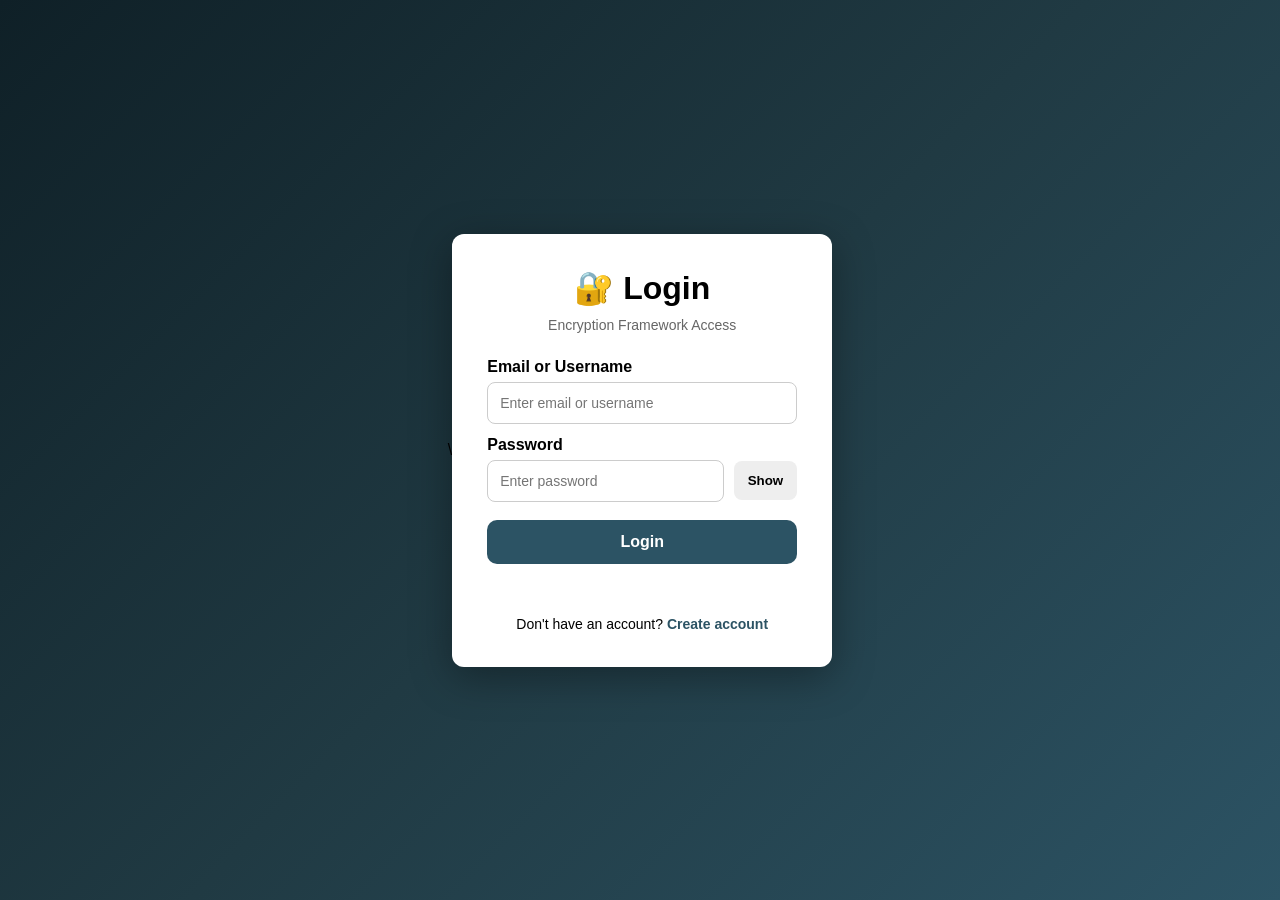
<file: index.html>
<!DOCTYPE html>
<html lang="en">
<head>


 <script>
  if (!localStorage.getItem("user") && !localStorage.getItem("token")) {
    window.location.href = "login.html";
  }
</script>

    <meta charset="UTF-8">
    <title>Encryption Framework</title>
    <link rel="stylesheet" href="style.css">

    <!-- Lien avec JavaScript -->
    <script src="script.js" defer></script>
</head>

<body>

<div class="container">
    <h1>Encryption Framework</h1>
    <p class="subtitle">Security Practical Work</p>

    <!-- ENCRYPTION -->
    <section class="box">
        <h2>🔐 Encryption / Decryption</h2>

        <label>Algorithm</label>
        <select id="algoSelect">
            <option value="caesar">Caesar Cipher</option>
            <option value="hill">Hill Cipher</option>
            <option value="playfair">Playfair Cipher</option>
        </select>

        <label>Message</label>
        <textarea id="cryptoMessage" placeholder="Enter message"></textarea>

        <label>Key</label>
        <input id="cryptoKey" type="text" placeholder="Enter key">

        <div class="buttons">
            <button id="btnEncrypt" type="button">Encrypt</button>
            <button id="btnDecrypt" type="button">Decrypt</button>
        </div>

        <label>Result</label>
        <textarea id="cryptoResult" placeholder="Result..." readonly></textarea>
    </section>

    <!-- PASSWORDS -->
    <section class="box">
        <h2>🔑 Passwords</h2>

        <label>Password Type</label>
        <select id="pwdType">
            <option value="p3">3 characters (2,3,4)</option>
            <option value="p5">5 digits (0-9)</option>
            <option value="p6">6 characters (a-z, A-Z, 0-9, symbols)</option>
        </select>

        <button id="btnGenPwd" type="button">Generate Password</button>

        <label>Result</label>
        <input id="pwdResult" type="text" placeholder="Generated password" readonly>
    </section>

    <!-- ATTACKS -->
    <section class="box">
        <h2>🧨 Attacks</h2>

        <label>Attack Type</label>
        <select id="attackType">
            <option value="bruteforce">Brute Force</option>
            <option value="dictionary">Dictionary Attack</option>
            <option value="mitm">Man In The Middle (MiTM)</option>
        </select>

        <label>Target</label>
        <input id="attackTarget" type="text" placeholder="Password or message">

        <button id="btnAttack" type="button">Launch Attack</button>

        <label>Output</label>
        <textarea id="attackOutput" placeholder="Attack result" readonly></textarea>
    </section>

    <!-- STEGANOGRAPHY -->
    <section class="box">
        <h2>🕵️ Steganography</h2>

        <label>Visible Message</label>
        <textarea id="stegVisible" placeholder="Visible text"></textarea>

        <label>Secret Message</label>
        <input id="stegSecret" type="text" placeholder="Secret message">

        <div class="buttons">
            <button id="btnHide" type="button">Hide Message</button>
            <button id="btnExtract" type="button">Extract Message</button>
        </div>

        <label>Output</label>
        <textarea id="stegOutput" placeholder="Stegano output..." readonly></textarea>
    </section>

    <!-- ANIMATION SECTION -->
    <section class="box animation-box">
        <h2>🎬 Live Matrix Animation (52 chars)</h2>
        
        <div class="animation-controls">
            <button id="btnAnimateHill" type="button">Animate Current Hill Cipher</button>
            <button id="btnAnimatePlayfair" type="button">Animate Current Playfair</button>
            <button id="btnSyncAnimation" type="button">Sync with Encryption</button>
            <button id="btnStopAnimation" type="button">Stop Animation</button>
        </div>

        <div class="animation-display">
            <!-- Hill Cipher Animation -->
            <div id="hillAnimation" class="animation-content" style="display: none;">
                <h3>Hill Cipher Matrix Multiplication - 52 chars</h3>
                <div class="matrix-container">
                    <div class="matrix">
                        <div class="matrix-label">Key Matrix K</div>
                        <div class="matrix-grid" id="keyMatrix"></div>
                    </div>
                    <div class="matrix-operator">×</div>
                    <div class="matrix">
                        <div class="matrix-label">Vector V</div>
                        <div class="matrix-grid" id="vectorMatrix"></div>
                    </div>
                    <div class="matrix-operator">=</div>
                    <div class="matrix">
                        <div class="matrix-label">Result R</div>
                        <div class="matrix-grid" id="resultMatrix"></div>
                    </div>
                </div>
                <div class="calculation-steps" id="hillSteps"></div>
                <div class="vector-navigation" id="vectorNavigation"></div>
            </div>

            <!-- Playfair Animation -->
            <div id="playfairAnimation" class="animation-content" style="display: none;">
                <h3>Playfair Cipher Matrix 8x7 (56 chars) - 52 chars + padding</h3>
                <div class="playfair-matrix-container">
                    <div class="matrix">
                        <div class="matrix-label">Key Matrix from: <span id="playfairKeyDisplay"></span></div>
                        <div class="matrix-grid-8x7" id="playfairMatrix"></div>
                    </div>
                    <div class="playfair-info" id="playfairInfo"></div>
                </div>
                <div class="pair-processing" id="pairProcessing"></div>
                <div class="prepared-text" id="preparedText"></div>
            </div>
        </div>

        <div class="animation-status" id="animationStatus">
            Enter a message and key, then click a button to animate
        </div>
    </section>

</div>

<style>
/* Animation-specific styles */
.animation-box {
    grid-column: 1 / -1;
    background: linear-gradient(135deg, #1a1a2e 0%, #16213e 100%);
    color: white;
}

.animation-controls {
    display: flex;
    gap: 10px;
    margin-bottom: 20px;
    flex-wrap: wrap;
}

.animation-controls button {
    flex: 1;
    min-width: 150px;
    background: linear-gradient(135deg, #00d4ff 0%, #090979 100%);
    color: white;
    border: none;
    padding: 12px;
    border-radius: 5px;
    cursor: pointer;
    font-size: 14px;
    font-weight: 600;
    transition: all 0.3s ease;
}

.animation-controls button:hover {
    transform: scale(1.05);
    box-shadow: 0 0 20px rgba(0, 212, 255, 0.5);
}

.animation-controls button#btnStopAnimation {
    background: linear-gradient(135deg, #ff416c 0%, #ff4b2b 100%);
}

.animation-controls button#btnSyncAnimation {
    background: linear-gradient(135deg, #00b09b 0%, #96c93d 100%);
}

.animation-display {
    min-height: 400px;
    background: rgba(255, 255, 255, 0.1);
    border-radius: 10px;
    padding: 20px;
    margin-bottom: 20px;
    backdrop-filter: blur(10px);
}

.matrix-container {
    display: flex;
    justify-content: center;
    align-items: center;
    gap: 20px;
    flex-wrap: wrap;
}

.matrix {
    text-align: center;
}

.matrix-label {
    font-size: 14px;
    margin-bottom: 10px;
    color: #00d4ff;
}

.matrix-grid {
    display: grid;
    grid-template-columns: repeat(2, 70px);
    gap: 5px;
    background: rgba(255, 255, 255, 0.2);
    padding: 10px;
    border-radius: 5px;
}

.matrix-grid-8x7 {
    display: grid;
    grid-template-columns: repeat(8, 45px);
    gap: 2px;
    background: rgba(255, 255, 255, 0.2);
    padding: 10px;
    border-radius: 5px;
}

.matrix-cell {
    width: 60px;
    height: 60px;
    display: flex;
    align-items: center;
    justify-content: center;
    background: rgba(255, 255, 255, 0.3);
    border-radius: 3px;
    font-weight: bold;
    transition: all 0.3s ease;
    font-size: 14px;
}

.matrix-cell-8x7 {
    width: 35px;
    height: 35px;
    display: flex;
    align-items: center;
    justify-content: center;
    background: rgba(255, 255, 255, 0.3);
    border-radius: 3px;
    font-weight: bold;
    transition: all 0.3s ease;
    font-size: 12px;
}

.matrix-cell.highlight, .matrix-cell-8x7.highlight {
    background: #00d4ff;
    transform: scale(1.1);
    box-shadow: 0 0 20px #00d4ff;
    color: black;
}

.matrix-cell.active, .matrix-cell-8x7.active {
    background: #ffd700;
    transform: scale(1.1);
    box-shadow: 0 0 20px #ffd700;
    color: black;
}

.matrix-operator {
    font-size: 30px;
    font-weight: bold;
    color: #00d4ff;
}

.calculation-steps, .playfair-info, .pair-processing, .prepared-text, .vector-navigation {
    margin-top: 20px;
    padding: 15px;
    background: rgba(0, 0, 0, 0.3);
    border-radius: 5px;
    font-family: 'Courier New', monospace;
    font-size: 14px;
    line-height: 1.6;
    max-height: 200px;
    overflow-y: auto;
}

.pair-processing {
    display: grid;
    grid-template-columns: repeat(auto-fit, minmax(150px, 1fr));
    gap: 10px;
}

.pair-card {
    background: rgba(255, 255, 255, 0.1);
    padding: 10px;
    border-radius: 5px;
    text-align: center;
    animation: slideIn 0.5s ease;
    cursor: pointer;
    transition: all 0.3s ease;
}

.pair-card:hover {
    transform: scale(1.05);
    background: rgba(255, 255, 255, 0.2);
}

.pair-card.highlight {
    background: #00d4ff;
    color: black;
    transform: scale(1.05);
    box-shadow: 0 0 20px #00d4ff;
}

.pair-card.active {
    background: #ffd700;
    color: black;
    transform: scale(1.05);
    box-shadow: 0 0 20px #ffd700;
}

.vector-navigation {
    display: flex;
    gap: 10px;
    justify-content: center;
    align-items: center;
    flex-wrap: wrap;
}

.vector-btn {
    background: rgba(255, 255, 255, 0.2);
    border: none;
    color: white;
    padding: 8px 15px;
    border-radius: 5px;
    cursor: pointer;
    transition: all 0.3s ease;
}

.vector-btn:hover {
    background: #00d4ff;
    color: black;
}

.vector-btn.active {
    background: #ffd700;
    color: black;
}

.animation-status {
    text-align: center;
    padding: 10px;
    background: rgba(255, 255, 255, 0.2);
    border-radius: 5px;
    font-style: italic;
}

@keyframes slideIn {
    from {
        opacity: 0;
        transform: translateY(20px);
    }
    to {
        opacity: 1;
        transform: translateY(0);
    }
}

@keyframes pulse {
    0% { transform: scale(1); }
    50% { transform: scale(1.05); }
    100% { transform: scale(1); }
}

.matrix-cell.pulse, .matrix-cell-8x7.pulse {
    animation: pulse 1s infinite;
}

/* Responsive design */
@media (max-width: 768px) {
    .matrix-container {
        flex-direction: column;
    }
    
    .matrix-operator {
        transform: rotate(90deg);
    }
    
    .matrix-grid-8x7 {
        grid-template-columns: repeat(4, 35px);
    }
    
    .matrix-cell-8x7 {
        width: 30px;
        height: 30px;
        font-size: 10px;
    }
}
</style>

<script>
// ==================== ALPHABET 52 CARACTÈRES (maj + min) ====================

const ALPHABET_52 = 'ABCDEFGHIJKLMNOPQRSTUVWXYZabcdefghijklmnopqrstuvwxyz';
const MOD_52 = 52;

function charToNumber(char) {
    return ALPHABET_52.indexOf(char);
}

function numberToChar(num) {
    num = ((num % MOD_52) + MOD_52) % MOD_52;
    return ALPHABET_52[num];
}

// ==================== PARTIE 1: CHIFFREMENT CESAR (52 chars) ====================

function caesarEncrypt(message, shift) {
    if (!message) return "Please enter a message";
    shift = parseInt(shift) || 0;
    
    return message.split('').map(char => {
        const index = ALPHABET_52.indexOf(char);
        if (index !== -1) {
            return numberToChar(index + shift);
        }
        return char; // Garder les caractères non-alphabétiques
    }).join('');
}

function caesarDecrypt(message, shift) {
    return caesarEncrypt(message, -shift);
}

// ==================== PARTIE 2: HILL CIPHER (52 chars) ====================

class HillCipher {
    constructor() {
        this.mod = MOD_52;
    }

    parseKeyMatrix(keyString) {
        const numbers = keyString.split(',').map(Number);
        
        if (numbers.length < 4) {
            throw new Error("La clé doit contenir au moins 4 nombres (ex: 3,10,20,9)");
        }

        const size = 2; // On force 2x2 pour simplifier
        
        const matrix = [];
        for (let i = 0; i < size; i++) {
            matrix[i] = [];
            for (let j = 0; j < size; j++) {
                matrix[i][j] = numbers[i * size + j] % this.mod;
            }
        }
        return matrix;
    }

    multiplyMatrixVector(matrix, vector) {
        const size = matrix.length;
        const result = new Array(size).fill(0);
        
        for (let i = 0; i < size; i++) {
            for (let j = 0; j < size; j++) {
                result[i] += matrix[i][j] * vector[j];
            }
            result[i] = ((result[i] % this.mod) + this.mod) % this.mod;
        }
        return result;
    }

    getVectorsFromMessage(message) {
        let cleanMessage = message.split('').filter(char => ALPHABET_52.includes(char)).join('');
        if (cleanMessage.length === 0) return { vectors: [], letters: [] };
        
        while (cleanMessage.length % 2 !== 0) {
            cleanMessage += 'A'; // Padding avec 'A'
        }
        
        const vectors = [];
        const letters = [];
        
        for (let i = 0; i < cleanMessage.length; i += 2) {
            vectors.push([
                charToNumber(cleanMessage[i]),
                charToNumber(cleanMessage[i + 1])
            ]);
            letters.push(cleanMessage[i] + cleanMessage[i + 1]);
        }
        
        return { vectors, letters };
    }

    encrypt(message, keyString) {
        try {
            if (!message) return "Please enter a message";
            if (!keyString) return "Please enter a key";

            const matrix = this.parseKeyMatrix(keyString);
            
            let cleanMessage = message.split('').filter(char => ALPHABET_52.includes(char)).join('');
            if (cleanMessage.length === 0) return "Message must contain letters";
            
            while (cleanMessage.length % 2 !== 0) {
                cleanMessage += 'A';
            }

            let result = '';

            for (let i = 0; i < cleanMessage.length; i += 2) {
                const vector = [
                    charToNumber(cleanMessage[i]),
                    charToNumber(cleanMessage[i + 1])
                ];

                const encryptedVector = this.multiplyMatrixVector(matrix, vector);

                result += numberToChar(encryptedVector[0]);
                result += numberToChar(encryptedVector[1]);
            }

            return result;

        } catch (error) {
            return "Error: " + error.message;
        }
    }

    decrypt(ciphertext, keyString) {
        try {
            if (!ciphertext) return "Please enter a message";
            if (!keyString) return "Please enter a key";

            const matrix = this.parseKeyMatrix(keyString);
            
            // Pour le déchiffrement, on utilise la même matrice
            // Dans un vrai Hill, il faudrait l'inverse, mais pour 52 ce n'est pas trivial

            let cleanText = ciphertext.split('').filter(char => ALPHABET_52.includes(char)).join('');
            if (cleanText.length === 0) return "Message must contain letters";
            
            let result = '';

            for (let i = 0; i < cleanText.length; i += 2) {
                const vector = [
                    charToNumber(cleanText[i]),
                    charToNumber(cleanText[i + 1])
                ];

                const decryptedVector = this.multiplyMatrixVector(matrix, vector);

                result += numberToChar(decryptedVector[0]);
                result += numberToChar(decryptedVector[1]);
            }

            return result;

        } catch (error) {
            return "Error: " + error.message;
        }
    }
}

// ==================== PARTIE 3: PLAYFAIR CIPHER (52 chars - matrice 8x7) ====================

class PlayfairCipher {
    constructor() {
        this.alphabet = ALPHABET_52;
        this.rows = 8;
        this.cols = 7; // 8*7 = 56 > 52 (4 cellules de padding)
    }

    createKeyMatrix(key) {
        if (!key) return this.createKeyMatrix('DEFAULT');
        
        let cleanKey = key.split('').filter(char => this.alphabet.includes(char)).join('');
        
        if (cleanKey.length === 0) cleanKey = 'DEFAULT';
        
        let keyString = '';
        for (let char of cleanKey) {
            if (!keyString.includes(char)) {
                keyString += char;
            }
        }

        for (let char of this.alphabet) {
            if (!keyString.includes(char)) {
                keyString += char;
            }
        }

        // Ajouter des caractères de padding pour remplir la matrice 8x7
        const paddingChars = '@#$%&*';
        for (let char of paddingChars) {
            if (!keyString.includes(char)) {
                keyString += char;
            }
        }

        const matrix = [];
        for (let i = 0; i < this.rows; i++) {
            matrix[i] = [];
            for (let j = 0; j < this.cols; j++) {
                matrix[i][j] = keyString[i * this.cols + j] || '?';
            }
        }
        return matrix;
    }

    findPosition(matrix, letter) {
        for (let i = 0; i < this.rows; i++) {
            for (let j = 0; j < this.cols; j++) {
                if (matrix[i][j] === letter) {
                    return { row: i, col: j };
                }
            }
        }
        return { row: 0, col: 0 };
    }

    prepareText(text) {
        if (!text) return '';
        
        let cleanText = text.split('').filter(char => this.alphabet.includes(char)).join('');
        
        if (cleanText.length === 0) return { prepared: 'AA', pairs: [] };
        
        let prepared = '';
        const pairs = [];
        
        for (let i = 0; i < cleanText.length; i += 2) {
            let first = cleanText[i];
            let second = (i + 1 < cleanText.length) ? cleanText[i + 1] : 'A';
            
            if (first === second) {
                prepared += first + 'X';
                pairs.push({ first, second: 'X', rule: 'same letter' });
                i--;
            } else {
                prepared += first + second;
                pairs.push({ first, second, rule: 'normal' });
            }
        }
        
        if (prepared.length % 2 !== 0) {
            prepared += 'A';
            pairs.push({ first: 'A', second: 'A', rule: 'padding' });
        }
        
        return { prepared, pairs };
    }

    encrypt(message, key) {
        try {
            if (!message) return "Please enter a message";
            
            const matrix = this.createKeyMatrix(key);
            const { prepared } = this.prepareText(message);
            let result = '';

            for (let i = 0; i < prepared.length; i += 2) {
                const first = prepared[i];
                const second = prepared[i + 1];
                
                const pos1 = this.findPosition(matrix, first);
                const pos2 = this.findPosition(matrix, second);

                if (pos1.row === pos2.row) {
                    // Même ligne
                    result += matrix[pos1.row][(pos1.col + 1) % this.cols];
                    result += matrix[pos2.row][(pos2.col + 1) % this.cols];
                }
                else if (pos1.col === pos2.col) {
                    // Même colonne
                    result += matrix[(pos1.row + 1) % this.rows][pos1.col];
                    result += matrix[(pos2.row + 1) % this.rows][pos2.col];
                }
                else {
                    // Rectangle
                    result += matrix[pos1.row][pos2.col];
                    result += matrix[pos2.row][pos1.col];
                }
            }

            return result;

        } catch (error) {
            return "Error: " + error.message;
        }
    }

    decrypt(ciphertext, key) {
        try {
            if (!ciphertext) return "Please enter a message";
            
            const matrix = this.createKeyMatrix(key);
            let cleanText = ciphertext.split('').filter(char => this.alphabet.includes(char)).join('');
            if (cleanText.length === 0) return "Message must contain letters";
            
            if (cleanText.length % 2 !== 0) cleanText += 'A';
            
            let result = '';

            for (let i = 0; i < cleanText.length; i += 2) {
                const first = cleanText[i];
                const second = cleanText[i + 1];
                
                const pos1 = this.findPosition(matrix, first);
                const pos2 = this.findPosition(matrix, second);

                if (pos1.row === pos2.row) {
                    result += matrix[pos1.row][(pos1.col + this.cols - 1) % this.cols];
                    result += matrix[pos2.row][(pos2.col + this.cols - 1) % this.cols];
                }
                else if (pos1.col === pos2.col) {
                    result += matrix[(pos1.row + this.rows - 1) % this.rows][pos1.col];
                    result += matrix[(pos2.row + this.rows - 1) % this.rows][pos2.col];
                }
                else {
                    result += matrix[pos1.row][pos2.col];
                    result += matrix[pos2.row][pos1.col];
                }
            }

            return result;

        } catch (error) {
            return "Error: " + error.message;
        }
    }
}

// ==================== PARTIE 4: GÉNÉRATION DE MOTS DE PASSE ====================

function generatePassword(type) {
    switch(type) {
        case 'p3':
            const chars = ['2', '3', '4'];
            let pwd = '';
            for (let i = 0; i < 3; i++) {
                pwd += chars[Math.floor(Math.random() * chars.length)];
            }
            return pwd;
            
        case 'p5':
            let digits = '';
            for (let i = 0; i < 5; i++) {
                digits += Math.floor(Math.random() * 10);
            }
            return digits;
            
        case 'p6':
            const lowercase = 'abcdefghijklmnopqrstuvwxyz';
            const uppercase = 'ABCDEFGHIJKLMNOPQRSTUVWXYZ';
            const numbers = '0123456789';
            const symbols = '!@#$%^&*';
            const all = lowercase + uppercase + numbers + symbols;
            
            let password = '';
            password += lowercase[Math.floor(Math.random() * lowercase.length)];
            password += uppercase[Math.floor(Math.random() * uppercase.length)];
            password += numbers[Math.floor(Math.random() * numbers.length)];
            password += symbols[Math.floor(Math.random() * symbols.length)];
            
            for (let i = password.length; i < 6; i++) {
                password += all[Math.floor(Math.random() * all.length)];
            }
            
            return password.split('').sort(() => Math.random() - 0.5).join('');
            
        default:
            return 'Error';
    }
}

// ==================== PARTIE 5: ATTAQUES ====================

function bruteForceAttack(target) {
    if (!target) return "No target specified";
    
    let result = `🔍 Brute Force Attack on "${target}"\n`;
    result += `Target length: ${target.length}\n`;
    result += `Attempting to crack...\n\n`;
    
    let attempts = 0;
    for (let i = 0; i < 100; i++) {
        attempts++;
        if (Math.random() < 0.01) {
            result += `✅ Password cracked after ${attempts} attempts!\n`;
            result += `Found: ${target}`;
            return result;
        }
    }
    
    result += `❌ Attack stopped after ${attempts} attempts.\n`;
    result += `Try a dictionary attack instead.`;
    return result;
}

function dictionaryAttack(target) {
    if (!target) return "No target specified";
    
    const dictionary = ['Password', '123456', 'Admin', 'User', 'Hello', 'World', 'Secret', 'Key', 'Test', target];
    
    let result = `📚 Dictionary Attack on "${target}"\n`;
    result += `Loading dictionary (${dictionary.length} words)...\n\n`;
    
    for (let word of dictionary) {
        if (word === target) {
            result += `✅ Password found in dictionary: ${word}`;
            return result;
        }
    }
    
    result += `❌ Password not found in dictionary.`;
    return result;
}

function mitmAttack(target) {
    if (!target) return "No target specified";
    
    let result = `🌐 Man In The Middle Attack Simulation\n`;
    result += `Target communication: ${target}\n\n`;
    
    const steps = [
        "1. Attacker intercepts communication between Alice and Bob",
        "2. Attacker establishes connection with Alice (pretending to be Bob)",
        "3. Attacker establishes connection with Bob (pretending to be Alice)",
        `4. Message intercepted: "${target}"`,
        "5. Attacker can now read, modify, or forward messages",
        `6. 🔓 Intercepted data: ${target}`
    ];
    
    result += steps.join('\n');
    return result;
}

// ==================== PARTIE 6: STÉGANOGRAPHIE ====================

function hideMessage(visible, secret) {
    if (!visible || !secret) return "Please enter both visible and secret messages";
    
    const words = visible.split(' ');
    let result = [];
    
    let binary = '';
    for (let char of secret) {
        binary += char.charCodeAt(0).toString(2).padStart(8, '0');
    }
    
    for (let i = 0; i < words.length; i++) {
        result.push(words[i]);
        if (i < binary.length) {
            if (binary[i] === '1') {
                result.push(' '); // Double space
            }
        }
        if (i < words.length - 1) {
            result.push(' ');
        }
    }
    
    return result.join('') + '\n\n[Secret hidden using space encoding]';
}

function extractMessage(stegoText) {
    if (!stegoText) return "No text to extract from";
    
    stegoText = stegoText.split('\n\n[Secret')[0];
    
    let binary = '';
    let spaceCount = 0;
    
    for (let char of stegoText) {
        if (char === ' ') {
            spaceCount++;
        } else {
            if (spaceCount === 2) {
                binary += '1';
            } else if (spaceCount === 1) {
                binary += '0';
            }
            spaceCount = 0;
        }
    }
    
    let secret = '';
    for (let i = 0; i < binary.length; i += 8) {
        const byte = binary.substr(i, 8);
        if (byte.length === 8) {
            secret += String.fromCharCode(parseInt(byte, 2));
        }
    }
    
    return secret || "No hidden message found";
}

// ==================== PARTIE 7: ANIMATION FUNCTIONS LIVE (52 chars) ====================

let animationInterval = null;
let currentHillStep = 0;
let currentPlayfairStep = 0;
let hillVectors = [];
let hillLetters = [];
let playfairPairs = [];
let playfairMatrix = [];
let currentKeyMatrix = [];

function getCurrentHillData() {
    const hill = new HillCipher();
    const message = document.getElementById('cryptoMessage').value || 'Hello';
    const keyString = document.getElementById('cryptoKey').value || '3,10,20,9';
    
    try {
        const matrix = hill.parseKeyMatrix(keyString);
        currentKeyMatrix = matrix;
        const { vectors, letters } = hill.getVectorsFromMessage(message);
        return { matrix, vectors, letters, success: true };
    } catch (error) {
        return { success: false, error: error.message };
    }
}

function getCurrentPlayfairData() {
    const playfair = new PlayfairCipher();
    const message = document.getElementById('cryptoMessage').value || 'Hello';
    const key = document.getElementById('cryptoKey').value || 'Monarchy';
    
    try {
        const matrix = playfair.createKeyMatrix(key);
        playfairMatrix = matrix;
        const { prepared, pairs } = playfair.prepareText(message);
        
        // Traiter chaque paire pour obtenir les résultats
        const processedPairs = [];
        for (let i = 0; i < prepared.length; i += 2) {
            const first = prepared[i];
            const second = prepared[i + 1];
            
            const pos1 = playfair.findPosition(matrix, first);
            const pos2 = playfair.findPosition(matrix, second);
            
            let rule = '';
            let result = '';
            
            if (pos1.row === pos2.row) {
                rule = 'same row';
                result = matrix[pos1.row][(pos1.col + 1) % playfair.cols] + 
                        matrix[pos2.row][(pos2.col + 1) % playfair.cols];
            } else if (pos1.col === pos2.col) {
                rule = 'same column';
                result = matrix[(pos1.row + 1) % playfair.rows][pos1.col] + 
                        matrix[(pos2.row + 1) % playfair.rows][pos2.col];
            } else {
                rule = 'rectangle';
                result = matrix[pos1.row][pos2.col] + 
                        matrix[pos2.row][pos1.col];
            }
            
            processedPairs.push({
                first,
                second,
                pos1,
                pos2,
                rule,
                result,
                originalPair: pairs[Math.floor(i/2)]
            });
        }
        
        return { 
            matrix, 
            pairs: processedPairs, 
            prepared,
            key,
            success: true 
        };
    } catch (error) {
        return { success: false, error: error.message };
    }
}

function animateLiveHillCipher() {
    document.getElementById('playfairAnimation').style.display = 'none';
    document.getElementById('hillAnimation').style.display = 'block';
    
    const data = getCurrentHillData();
    if (!data.success) {
        document.getElementById('animationStatus').textContent = '❌ Error: ' + data.error;
        return;
    }
    
    const status = document.getElementById('animationStatus');
    status.textContent = '🎬 Animating Hill Cipher with your message (52 chars)...';
    
    if (animationInterval) clearInterval(animationInterval);
    
    hillVectors = data.vectors;
    currentKeyMatrix = data.matrix;
    
    if (hillVectors.length === 0) {
        status.textContent = '❌ No valid vectors from message';
        return;
    }
    
    currentHillStep = 0;
    
    function updateHillDisplay() {
        const keyMatrixDiv = document.getElementById('keyMatrix');
        const vectorMatrixDiv = document.getElementById('vectorMatrix');
        const resultMatrixDiv = document.getElementById('resultMatrix');
        const stepsDiv = document.getElementById('hillSteps');
        const navDiv = document.getElementById('vectorNavigation');
        
        // Clear previous content
        keyMatrixDiv.innerHTML = '';
        vectorMatrixDiv.innerHTML = '';
        resultMatrixDiv.innerHTML = '';
        
        // Display key matrix
        for (let i = 0; i < 2; i++) {
            for (let j = 0; j < 2; j++) {
                const cell = createMatrixCell(currentKeyMatrix[i][j]);
                if (currentHillStep % 2 === i || currentHillStep % 2 === j) {
                    cell.classList.add('highlight');
                }
                keyMatrixDiv.appendChild(cell);
            }
        }
        
        // Display current vector
        const currentVector = hillVectors[currentHillStep];
        const vectorLetters = data.letters[currentHillStep];
        
        for (let i = 0; i < 2; i++) {
            const cell = createMatrixCell(currentVector[i] + ' (' + 
                vectorLetters[i] + ')');
            if (i === 0) cell.classList.add('active');
            vectorMatrixDiv.appendChild(cell);
        }
        
        // Calculate and display result
        const result = [
            (currentKeyMatrix[0][0] * currentVector[0] + currentKeyMatrix[0][1] * currentVector[1]) % MOD_52,
            (currentKeyMatrix[1][0] * currentVector[0] + currentKeyMatrix[1][1] * currentVector[1]) % MOD_52
        ];
        
        const resultLetters = numberToChar(result[0]) + numberToChar(result[1]);
        
        for (let i = 0; i < 2; i++) {
            const cell = createMatrixCell(result[i] + ' (' + resultLetters[i] + ')');
            resultMatrixDiv.appendChild(cell);
        }
        
        // Display calculation steps
        stepsDiv.innerHTML = `
            <div style="color: #00d4ff; margin-bottom: 10px;">Step ${currentHillStep + 1}/${hillVectors.length}: Processing vector [${currentVector}] (${vectorLetters})</div>
            <div>R₁ = (${currentKeyMatrix[0][0]} × ${currentVector[0]} + ${currentKeyMatrix[0][1]} × ${currentVector[1]}) mod 52</div>
            <div>   = (${currentKeyMatrix[0][0] * currentVector[0]} + ${currentKeyMatrix[0][1] * currentVector[1]}) mod 52</div>
            <div>   = ${currentKeyMatrix[0][0] * currentVector[0] + currentKeyMatrix[0][1] * currentVector[1]} mod 52 = ${result[0]} → ${resultLetters[0]}</div>
            <div style="margin-top: 5px;">R₂ = (${currentKeyMatrix[1][0]} × ${currentVector[0]} + ${currentKeyMatrix[1][1]} × ${currentVector[1]}) mod 52</div>
            <div>   = (${currentKeyMatrix[1][0] * currentVector[0]} + ${currentKeyMatrix[1][1] * currentVector[1]}) mod 52</div>
            <div>   = ${currentKeyMatrix[1][0] * currentVector[0] + currentKeyMatrix[1][1] * currentVector[1]} mod 52 = ${result[1]} → ${resultLetters[1]}</div>
        `;
        
        // Create navigation buttons
        navDiv.innerHTML = '';
        for (let i = 0; i < hillVectors.length; i++) {
            const btn = document.createElement('button');
            btn.className = 'vector-btn' + (i === currentHillStep ? ' active' : '');
            btn.textContent = data.letters[i];
            btn.onclick = () => {
                currentHillStep = i;
                updateHillDisplay();
            };
            navDiv.appendChild(btn);
        }
        
        currentHillStep = (currentHillStep + 1) % hillVectors.length;
    }
    
    updateHillDisplay();
    animationInterval = setInterval(updateHillDisplay, 3000);
}

function animateLivePlayfair() {
    document.getElementById('hillAnimation').style.display = 'none';
    document.getElementById('playfairAnimation').style.display = 'block';
    
    const data = getCurrentPlayfairData();
    if (!data.success) {
        document.getElementById('animationStatus').textContent = '❌ Error: ' + data.error;
        return;
    }
    
    const status = document.getElementById('animationStatus');
    status.textContent = '🎬 Animating Playfair Cipher with your message (52 chars)...';
    
    document.getElementById('playfairKeyDisplay').textContent = data.key;
    
    if (animationInterval) clearInterval(animationInterval);
    
    playfairPairs = data.pairs;
    playfairMatrix = data.matrix;
    
    if (playfairPairs.length === 0) {
        status.textContent = '❌ No valid pairs from message';
        return;
    }
    
    currentPlayfairStep = 0;
    
    function updatePlayfairDisplay() {
        const matrixDiv = document.getElementById('playfairMatrix');
        const infoDiv = document.getElementById('playfairInfo');
        const processingDiv = document.getElementById('pairProcessing');
        const preparedDiv = document.getElementById('preparedText');
        
        // Clear previous content
        matrixDiv.innerHTML = '';
        
        // Display Playfair matrix
        for (let i = 0; i < 8; i++) {
            for (let j = 0; j < 7; j++) {
                const cell = createMatrixCell(playfairMatrix[i][j], true);
                
                // Highlight current pair positions
                const currentPair = playfairPairs[currentPlayfairStep];
                if (currentPair) {
                    if (i === currentPair.pos1.row && j === currentPair.pos1.col) {
                        cell.classList.add('active');
                    }
                    if (i === currentPair.pos2.row && j === currentPair.pos2.col) {
                        cell.classList.add('active');
                    }
                }
                
                matrixDiv.appendChild(cell);
            }
        }
        
        // Display current pair info
        const currentPair = playfairPairs[currentPlayfairStep];
        
        infoDiv.innerHTML = `
            <div style="color: #00d4ff; margin-bottom: 10px;">Processing pair ${currentPlayfairStep + 1}/${playfairPairs.length}: ${currentPair.first}${currentPair.second}</div>
            <div>Position of '${currentPair.first}': (${currentPair.pos1.row}, ${currentPair.pos1.col})</div>
            <div>Position of '${currentPair.second}': (${currentPair.pos2.row}, ${currentPair.pos2.col})</div>
            <div>Rule: ${currentPair.rule}</div>
            <div style="margin-top: 10px; font-size: 18px;">Result: ${currentPair.result}</div>
        `;
        
        // Display prepared text
        preparedDiv.innerHTML = `
            <div>Prepared text: ${data.prepared}</div>
        `;
        
        // Create pair processing cards
        processingDiv.innerHTML = '';
        playfairPairs.forEach((pair, index) => {
            const card = document.createElement('div');
            card.className = 'pair-card' + (index === currentPlayfairStep ? ' active' : '');
            card.innerHTML = `
                <div>${pair.first}${pair.second}</div>
                <div style="font-size: 12px;">${pair.rule}</div>
                <div style="font-size: 18px; margin-top: 5px;">→ ${pair.result}</div>
            `;
            card.onclick = () => {
                currentPlayfairStep = index;
                updatePlayfairDisplay();
            };
            processingDiv.appendChild(card);
        });
        
        currentPlayfairStep = (currentPlayfairStep + 1) % playfairPairs.length;
    }
    
    updatePlayfairDisplay();
    animationInterval = setInterval(updatePlayfairDisplay, 3000);
}

function syncWithEncryption() {
    // Get current values from encryption section
    const message = document.getElementById('cryptoMessage').value;
    const key = document.getElementById('cryptoKey').value;
    const algo = document.getElementById('algoSelect').value;
    
    const status = document.getElementById('animationStatus');
    status.textContent = `🔄 Synced with current ${algo} cipher values (52 chars)`;
    
    // Trigger the appropriate animation
    if (algo === 'hill') {
        animateLiveHillCipher();
    } else if (algo === 'playfair') {
        animateLivePlayfair();
    } else {
        status.textContent = '⚠️ Please select Hill or Playfair for animation';
    }
}

function createMatrixCell(value, isPlayfair = false) {
    const cell = document.createElement('div');
    cell.className = isPlayfair ? 'matrix-cell-8x7' : 'matrix-cell';
    cell.textContent = value;
    return cell;
}

function stopAnimation() {
    if (animationInterval) {
        clearInterval(animationInterval);
        animationInterval = null;
    }
    
    document.getElementById('hillAnimation').style.display = 'none';
    document.getElementById('playfairAnimation').style.display = 'none';
    document.getElementById('animationStatus').textContent = '⏹ Animation stopped';
}

// ==================== PARTIE 8: INITIALISATION ====================

document.addEventListener('DOMContentLoaded', function() {
    const hill = new HillCipher();
    const playfair = new PlayfairCipher();

    // Encryption
    document.getElementById('btnEncrypt').addEventListener('click', function() {
        const algo = document.getElementById('algoSelect').value;
        const message = document.getElementById('cryptoMessage').value;
        const key = document.getElementById('cryptoKey').value;
        
        let result = '';
        
        switch(algo) {
            case 'caesar':
                result = caesarEncrypt(message, key);
                break;
            case 'hill':
                result = hill.encrypt(message, key);
                break;
            case 'playfair':
                result = playfair.encrypt(message, key);
                break;
        }
        
        document.getElementById('cryptoResult').value = result;
    });

    // Decryption
    document.getElementById('btnDecrypt').addEventListener('click', function() {
        const algo = document.getElementById('algoSelect').value;
        const message = document.getElementById('cryptoMessage').value;
        const key = document.getElementById('cryptoKey').value;
        
        let result = '';
        
        switch(algo) {
            case 'caesar':
                result = caesarDecrypt(message, key);
                break;
            case 'hill':
                result = hill.decrypt(message, key);
                break;
            case 'playfair':
                result = playfair.decrypt(message, key);
                break;
        }
        
        document.getElementById('cryptoResult').value = result;
    });

    // Password generation
    document.getElementById('btnGenPwd').addEventListener('click', function() {
        const type = document.getElementById('pwdType').value;
        const password = generatePassword(type);
        document.getElementById('pwdResult').value = password;
    });

    // Attacks
    document.getElementById('btnAttack').addEventListener('click', function() {
        const attackType = document.getElementById('attackType').value;
        const target = document.getElementById('attackTarget').value;
        
        let result = '';
        
        switch(attackType) {
            case 'bruteforce':
                result = bruteForceAttack(target);
                break;
            case 'dictionary':
                result = dictionaryAttack(target);
                break;
            case 'mitm':
                result = mitmAttack(target);
                break;
        }
        
        document.getElementById('attackOutput').value = result;
    });

    // Steganography
    document.getElementById('btnHide').addEventListener('click', function() {
        const visible = document.getElementById('stegVisible').value;
        const secret = document.getElementById('stegSecret').value;
        
        const result = hideMessage(visible, secret);
        document.getElementById('stegOutput').value = result;
    });

    document.getElementById('btnExtract').addEventListener('click', function() {
        const stegoText = document.getElementById('stegVisible').value;
        
        const result = extractMessage(stegoText);
        document.getElementById('stegOutput').value = result;
    });

    // Animation buttons - LIVE version
    document.getElementById('btnAnimateHill').addEventListener('click', animateLiveHillCipher);
    document.getElementById('btnAnimatePlayfair').addEventListener('click', animateLivePlayfair);
    document.getElementById('btnSyncAnimation').addEventListener('click', syncWithEncryption);
    document.getElementById('btnStopAnimation').addEventListener('click', stopAnimation);

    // Set default values
    document.getElementById('cryptoKey').value = "3,10,20,9";
    document.getElementById('cryptoMessage').value = "Hello World";
});
</script>

</body>
</html>
</file>
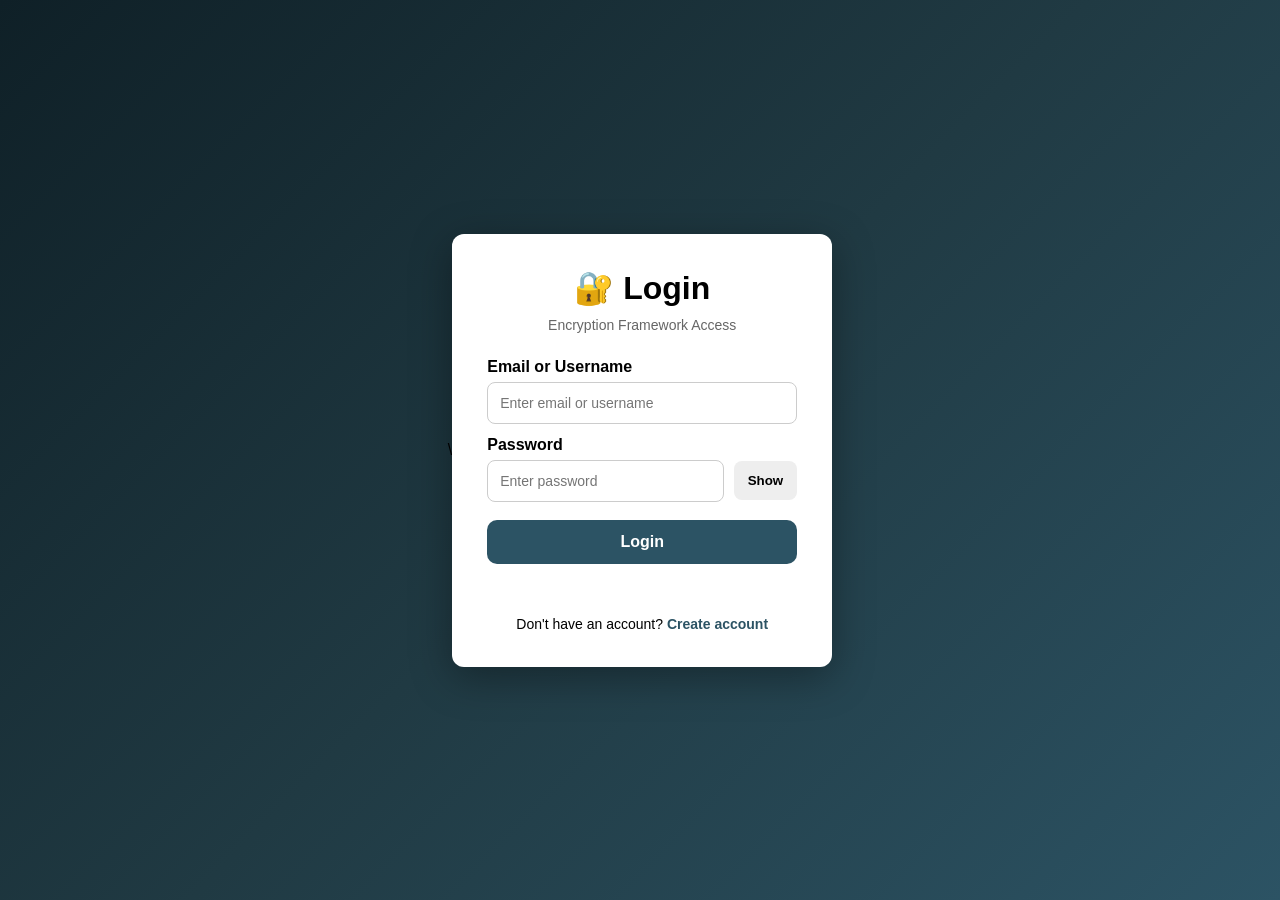
<file: login.html>
\<!DOCTYPE html>
<html lang="en">
<head>
  <meta charset="UTF-8" />
  <meta name="viewport" content="width=device-width, initial-scale=1.0" />
  <title>Login</title>

  <!-- IMPORTANT: your CSS file is named stylelogin.css -->
  <link rel="stylesheet" href="./stylelogin.css" />

  <!-- IMPORTANT: your JS file is named login.js -->
  <script src="./login.js" defer></script>
</head>

<body>
  <div class="login-card">
    <h1>🔐 Login</h1>
    <p class="subtitle">Encryption Framework Access</p>

    <label for="identifier">Email or Username</label>
    <input id="identifier" type="text" placeholder="Enter email or username" autocomplete="username" />

    <label for="password">Password</label>
    <div class="password-row">
      <input id="password" type="password" placeholder="Enter password" autocomplete="current-password" />
      <button class="toggle" id="togglePwd" type="button">Show</button>
    </div>

    <button id="loginBtn" type="button">Login</button>

    <div id="message" class="msg"></div>

    <div class="register">
      Don't have an account? <a href="register.html">Create account</a>
    </div>
  </div>
</body>
</html>
</file>
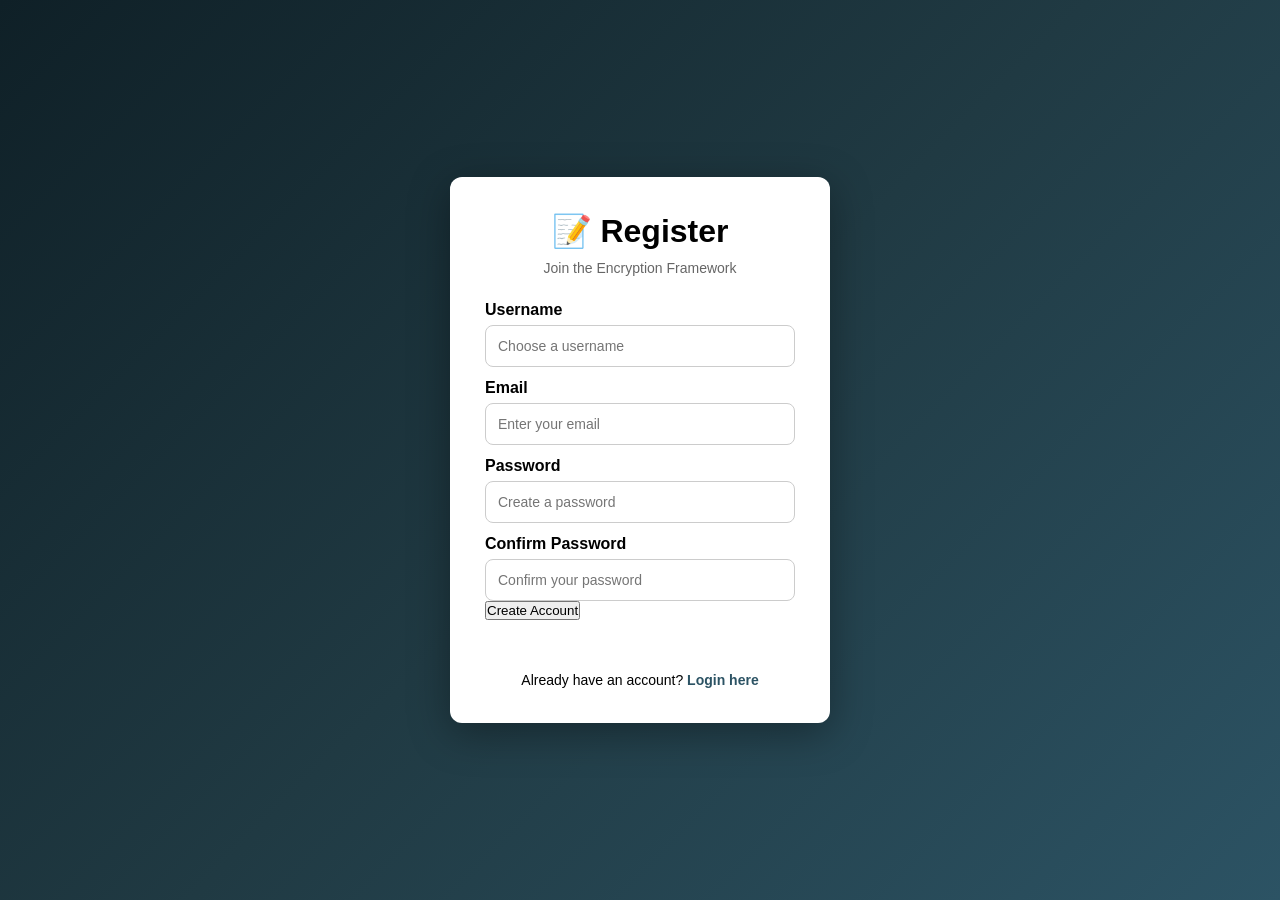
<file: register.html>
<!DOCTYPE html>
<html lang="en">
<head>
  <meta charset="UTF-8" />
  <meta name="viewport" content="width=device-width, initial-scale=1.0" />
  <title>Register</title>
  <link rel="stylesheet" href="./stylelogin.css" />
  <script src="./register.js" defer></script>
</head>

<body>
  <div class="login-card">
    <h1>📝 Register</h1>
    <p class="subtitle">Join the Encryption Framework</p>

    <label for="regUsername">Username</label>
    <input id="regUsername" type="text" placeholder="Choose a username" autocomplete="username" />

    <label for="regEmail">Email</label>
    <input id="regEmail" type="email" placeholder="Enter your email" autocomplete="email" />

    <label for="regPassword">Password</label>
    <input id="regPassword" type="password" placeholder="Create a password" autocomplete="new-password" />

    <label for="regConfirmPassword">Confirm Password</label>
    <input id="regConfirmPassword" type="password" placeholder="Confirm your password" autocomplete="new-password" />

    <button id="registerBtn" type="button">Create Account</button>

    <div id="regMessage" class="msg"></div>

    <div class="register">
      Already have an account? <a href="login.html">Login here</a>
    </div>
  </div>
</body>
</html>
</file>
<file: style.css>
/* ========= Modern Clean Dashboard UI ========= */
:root{
  --bg1:#0b1020;
  --bg2:#070a14;
  --card: rgba(255,255,255,.06);
  --card2: rgba(255,255,255,.08);
  --border: rgba(255,255,255,.10);
  --text:#e8eefc;
  --muted:#a8b3cf;
  --accent:#6ea8fe;
  --accent2:#8b5cf6;
  --shadow: 0 18px 50px rgba(0,0,0,.45);
  --radius:18px;
}

*{ box-sizing:border-box; margin:0; padding:0; }
html,body{ height:100%; }
body{
  font-family: ui-sans-serif, system-ui, -apple-system, Segoe UI, Roboto, Arial, "Noto Sans", "Helvetica Neue", sans-serif;
  color:var(--text);
  background:
    radial-gradient(1100px 500px at 20% 10%, rgba(110,168,254,.25), transparent 60%),
    radial-gradient(900px 500px at 80% 0%, rgba(139,92,246,.22), transparent 55%),
    linear-gradient(180deg, var(--bg1), var(--bg2));
  padding: 42px 16px;
}

/* container */
.container{
  width:min(1120px, 95vw);
  margin: 0 auto;
}

/* header */
h1{
  font-size: clamp(28px, 3vw, 44px);
  letter-spacing: .5px;
  text-align:center;
  margin-bottom: 6px;
}
.subtitle{
  text-align:center;
  color:var(--muted);
  margin-bottom: 26px;
}

/* grid layout on desktop */
@media (min-width: 980px){
  .container{
    display:grid;
    grid-template-columns: 1fr 1fr;
    grid-auto-rows: min-content;
    gap: 18px;
  }
  .container > h1,
  .container > .subtitle{
    grid-column: 1 / -1;
  }
}

/* card */
.box{
  background: linear-gradient(180deg, var(--card), rgba(255,255,255,.04));
  border: 1px solid var(--border);
  border-radius: var(--radius);
  padding: 18px;
  box-shadow: var(--shadow);
  backdrop-filter: blur(10px);
  position: relative;
  overflow:hidden;
}

/* subtle top accent line */
.box::before{
  content:"";
  position:absolute;
  inset: 0 0 auto 0;
  height: 3px;
  background: linear-gradient(90deg, var(--accent), var(--accent2));
  opacity:.8;
}

.box h2{
  font-size: 18px;
  font-weight: 650;
  margin: 4px 0 14px;
  display:flex;
  align-items:center;
  gap:8px;
}

label{
  display:block;
  margin: 10px 0 6px;
  color: var(--muted);
  font-size: 13px;
}

/* inputs */
select, textarea, input{
  width:100%;
  border: 1px solid rgba(255,255,255,.12);
  background: rgba(10,14,26,.55);
  color: var(--text);
  border-radius: 14px;
  padding: 12px 12px;
  outline: none;
  transition: 0.18s ease;
  font-size: 14px;
}

textarea{
  min-height: 96px;
  resize: vertical;
}

input::placeholder, textarea::placeholder{
  color: rgba(168,179,207,.65);
}

select:focus, textarea:focus, input:focus{
  border-color: rgba(110,168,254,.55);
  box-shadow: 0 0 0 4px rgba(110,168,254,.12);
}

/* buttons */
.buttons{
  display:flex;
  gap: 10px;
  margin-top: 12px;
}

button{
  border: 1px solid rgba(255,255,255,.12);
  background: linear-gradient(135deg, rgba(110,168,254,.22), rgba(139,92,246,.18));
  color: var(--text);
  padding: 11px 14px;
  border-radius: 14px;
  cursor:pointer;
  font-weight: 650;
  letter-spacing: .2px;
  transition: transform .14s ease, background .14s ease, border-color .14s ease;
}

button:hover{
  transform: translateY(-1px);
  border-color: rgba(110,168,254,.35);
  background: linear-gradient(135deg, rgba(110,168,254,.30), rgba(139,92,246,.22));
}

button:active{ transform: translateY(0px) scale(.99); }

#btnGenPwd{
  width:100%;
  margin-top: 10px;
}

/* outputs more readable */
#cryptoResult, #attackOutput, #stegOutput,
#pwdResult{
  background: rgba(5,8,16,.55);
  border-color: rgba(255,255,255,.14);
}

/* responsive */
@media (max-width: 650px){
  .buttons{ flex-direction: column; }
  .box{ padding: 16px; }
}

/* nicer scrollbar (optional) */
::-webkit-scrollbar{ width:10px; }
::-webkit-scrollbar-track{ background: rgba(255,255,255,.03); }
::-webkit-scrollbar-thumb{
  background: rgba(110,168,254,.35);
  border-radius: 999px;
}
::-webkit-scrollbar-thumb:hover{ background: rgba(110,168,254,.5); }
</file>
<file: stylelogin.css>
*{
  box-sizing:border-box;
  margin:0;
  padding:0;
  font-family:Segoe UI, Arial, sans-serif;
}

body{
  min-height:100vh;
  background:linear-gradient(135deg,#0f2027,#203a43,#2c5364);
  display:flex;
  justify-content:center;
  align-items:center;
  padding:24px;
}

.login-card{
  width:380px;
  background:#fff;
  padding:35px;
  border-radius:12px;
  box-shadow:0 10px 40px rgba(0,0,0,0.35);
}

.login-card h1{
  text-align:center;
  margin-bottom:10px;
}

.subtitle{
  text-align:center;
  margin-bottom:25px;
  color:#666;
  font-size:14px;
}

label{
  display:block;
  margin-top:12px;
  margin-bottom:6px;
  font-weight:600;
}

input{
  width:100%;
  padding:12px;
  border-radius:8px;
  border:1px solid #ccc;
  font-size:14px;
  transition:.2s;
}

input:focus{
  outline:none;
  border-color:#2c5364;
  box-shadow:0 0 6px rgba(44,83,100,0.35);
}

.password-row{
  display:flex;
  gap:10px;
  align-items:center;
}

.password-row input{
  flex:1;
}

.toggle{
  padding:12px 14px;
  border:none;
  border-radius:8px;
  cursor:pointer;
  background:#eee;
  font-weight:700;
}

#loginBtn{
  width:100%;
  margin-top:18px;
  padding:13px;
  border:none;
  border-radius:10px;
  background:#2c5364;
  color:white;
  font-size:16px;
  font-weight:800;
  cursor:pointer;
  transition:.2s;
}

#loginBtn:hover{
  background:#203a43;
  transform:scale(1.02);
}

.msg{
  text-align:center;
  margin-top:14px;
  font-weight:800;
  min-height:20px;
}

.success{ color:#1e8e3e; }
.error{ color:#d93025; }

.register{
  margin-top:18px;
  text-align:center;
  font-size:14px;
}

.register a{
  color:#2c5364;
  text-decoration:none;
  font-weight:800;
}
</file>
